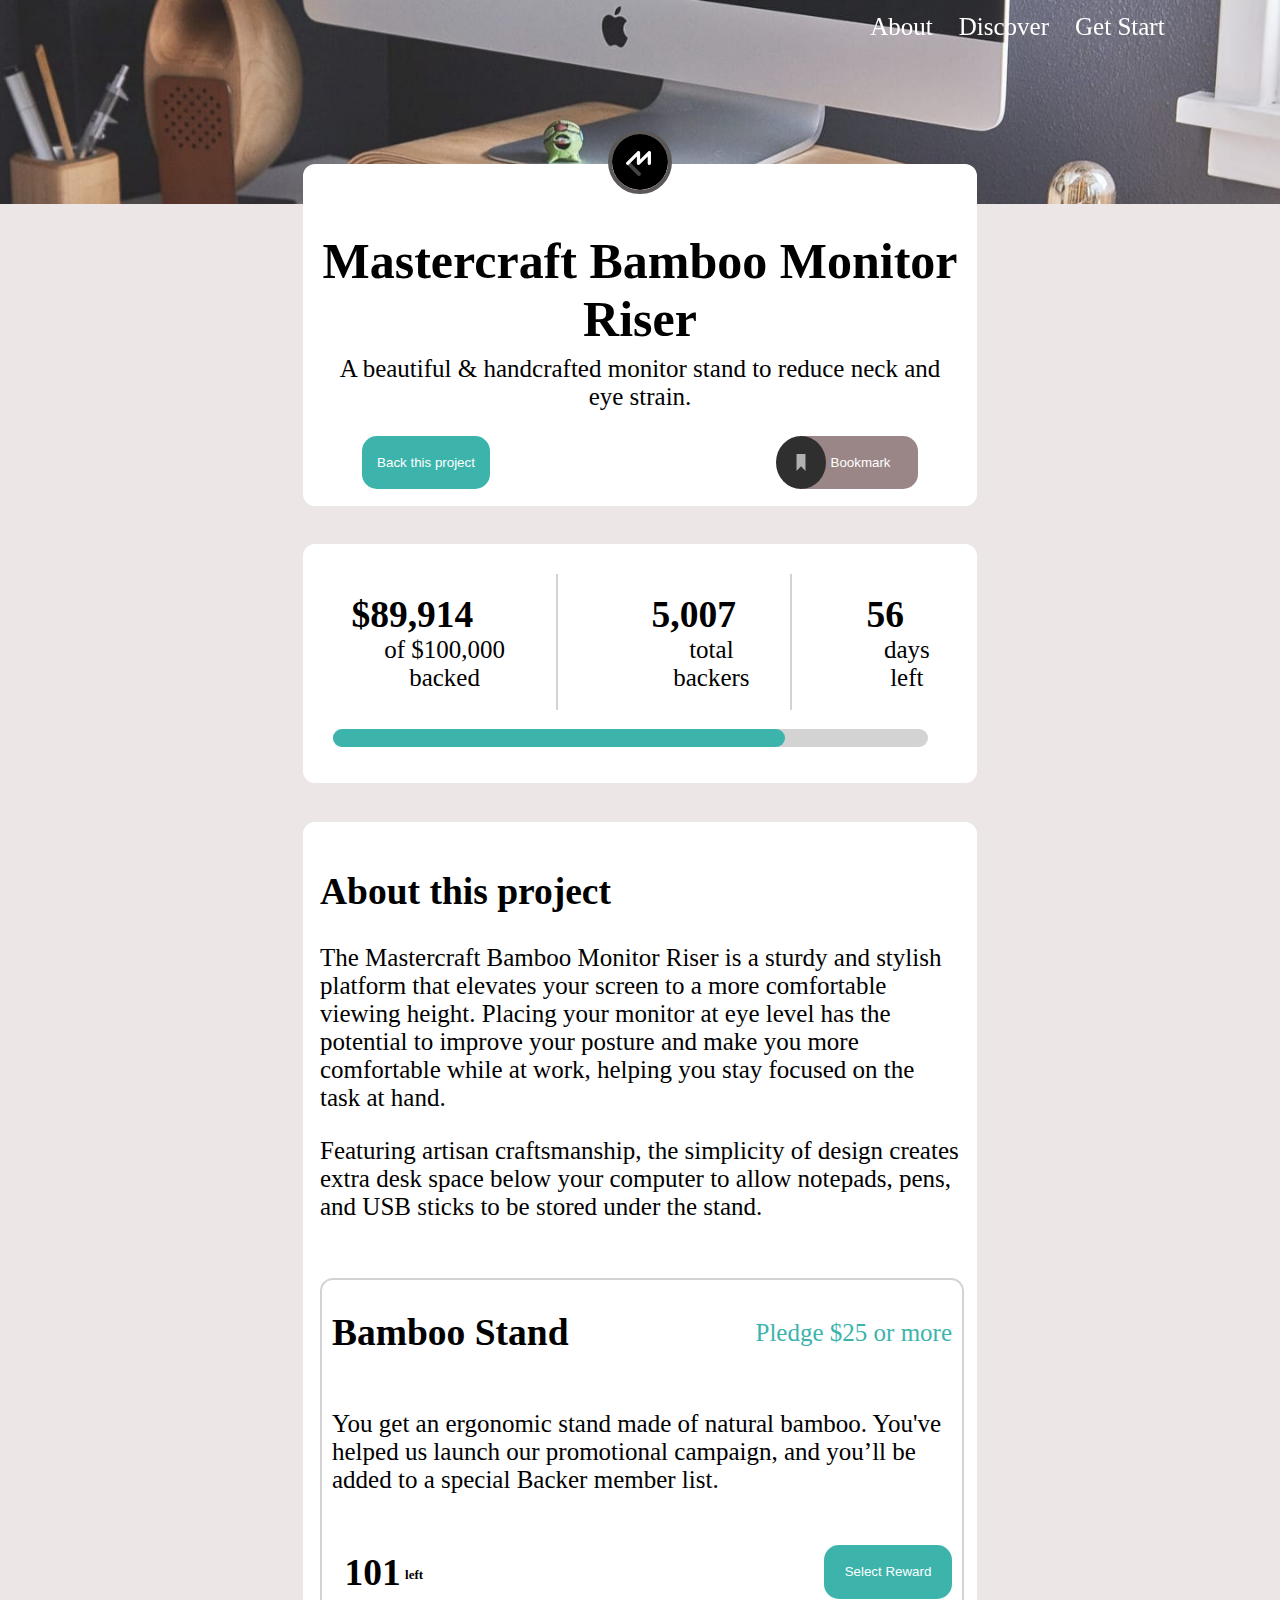
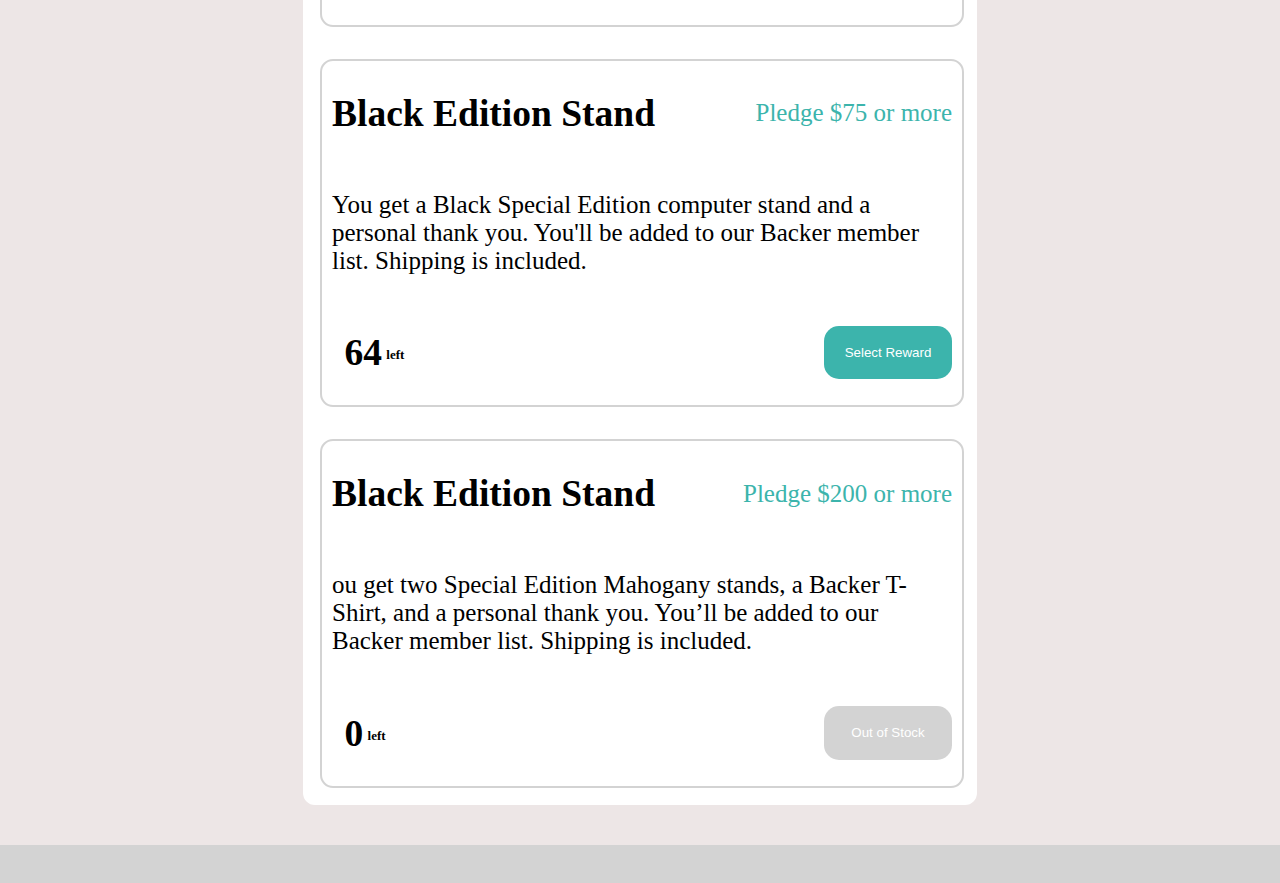
<file: index.html>
<!DOCTYPE html>
<html lang="en">
  <head>
    <meta charset="UTF-8" />
    <meta name="viewport" content="width=device-width, initial-scale=1.0" />
    <title>Document</title>
    <link rel="stylesheet" href="style.css" />
  </head>
  <body class="overley">
    <img class="menubar" src="/img/icon-hamburger.svg" alt="" />
    <header>
    
      <img class="mobile-img" src="/img/pexels-photo-1229861.webp" alt="" />
      <img class="desktop-img" src="/img/image-hero-desktop.jpg" />
      <ul class="nav">
        <a href="">
          <li>About</li>
        </a>
        <a href="">
          <li>Discover</li>
        </a>
        <a href="">
          <li>Get Start</li>
        </a>
      </ul>
    </header>
    <main>
      <div class="box1">
        <h1>Mastercraft Bamboo Monitor Riser</h1>
        <p class="para">
          A beautiful & handcrafted monitor stand to reduce neck and eye strain.
        </p>
        <div class="logo"><span class="circle"></span></div>

        <div class="btn_group">
          <div>
            <button class="btn">Back this project</button>
          </div>

          <div class="icon">
            <img class="bookmark-icon" src="img/icon-bookmark.svg" alt="" />
            <button class="btn2">Bookmark</button>
          </div>
        </div>
      </div>
      <div class="box1">
        <div class="progress_box">
          <div class="data">
            <h2 class="title">$89,914</h2>
            <span> of $100,000 backed </span>
          </div>

          <div class="data">
            <h2 class="title">5,007</h2>
            <span> total backers </span>
          </div>

          <div>
            <h2 class="title">56</h2>
            <span> days left </span>
          </div>
        </div>
        <div class="progress_bar">
          <div class="progress_status"></div>
        </div>
      </div>

      <div class="box1">
        <div class="title">
          <h2>About this project</h2>
          <p>
            The Mastercraft Bamboo Monitor Riser is a sturdy and stylish
            platform that elevates your screen to a more comfortable viewing
            height. Placing your monitor at eye level has the potential to
            improve your posture and make you more comfortable while at work,
            helping you stay focused on the task at hand.
          </p>
          <p>
            Featuring artisan craftsmanship, the simplicity of design creates
            extra desk space below your computer to allow notepads, pens, and
            USB sticks to be stored under the stand.
          </p>
        </div>
        <div class="subbox">
          <div class="titlebox">
            <h2 class="paras">Bamboo Stand</h2>
            <span class="paras" id="pledge">Pledge $25 or more</span>
          </div>
          <p class="paras">
            You get an ergonomic stand made of natural bamboo. You've helped us
            launch our promotional campaign, and you’ll be added to a special
            Backer member list.
          </p>

          <div class="btn_box">
            <h2 class="num">
              101
              <span class="left">left</span>
            </h2>
            <button class="btn btnreward">Select Reward</button>
          </div>
        </div>
        <div class="subbox">
          <div class="titlebox">
            <h2 class="paras">Black Edition Stand</h2>
            <span class="paras" id="pledge">Pledge $75 or more</span>
          </div>
          <p class="paras">
            You get a Black Special Edition computer stand and a personal thank
            you. You'll be added to our Backer member list. Shipping is
            included.
          </p>

          <div class="btn_box">
            <h2 class="num">
              64
              <span class="left">left</span>
            </h2>
            <button class="btn btnreward">Select Reward</button>
          </div>
        </div>
        <div class="subbox">
          <div class="titlebox">
            <h2 class="paras stock_out" id="">Black Edition Stand</h2>
            <span class="paras" id="pledge">Pledge $200 or more</span>
          </div>
          <p class="paras stock_out" id="">
            ou get two Special Edition Mahogany stands, a Backer T-Shirt, and a
            personal thank you. You’ll be added to our Backer member list.
            Shipping is included.
          </p>

          <div class="btn_box">
            <h2 class="num stock_out" id="">
              0
              <span class="left stock_out" id="">left</span>
            </h2>
            <form action="">
              <button disabled class="btn btnreward" id="last_btn">
                Out of Stock
              </button>
            </form>
          </div>
        </div>
      </div>
    </main>
    <!-- hiddenfiles -->

    <div class="box hidden">
      <button class="closebtn">&times</button>
      <div class="title">
        <h2>Back this project</h2>
        <p class="para1">
          Want to support us in bringing Mastercraft Bamboo Monitor Riser out in
          the world?
        </p>
      </div>
      <div class="subbox subitem">
        <div class="titlebox">
          <input class="start" id="open1" type="radio" name="radiobtn" />
          <h2 class="paras h3245">Pledge with no reward</h2>
        </div>
        <p class="paras h3245">
          Choose to support us without a reward if you simply believe in our
          project. As a backer, you will be signed up to receive product updates
          via email.
        </p>
        <div class="openbbtn hidebtn">
          <div class="btn_box">
            <h3 class="h3245">enter your pledge</h3>
            <div>
              <input class="input-num" type="number" />
              <button class="btncontinue">continue</button>
            </div>
          </div>
        </div>
      </div>
      <div class="subbox subitem">
        <div class="titlebox">
          <input class="start" id="open2" type="radio" name="radiobtn" />
          <h2 class="paras h3245">Bamboo Stand</h2>
          <span class="paras" id="pledge">Pledge $25 or more</span>
          <h2 class="num">
            101
            <span class="left">left</span>
          </h2>
        </div>
        <p class="paras h3245">
          You get an ergonomic stand made of natural bamboo. You've helped us
          launch our promotional campaign, and you’ll be added to a special
          Backer member list.
        </p>
        <div class="openbbtn2 hidebtn">
          <div class="btn_box">
            <h3 class="h3245">enter your pledge</h3>
            <div>
              <input class="input-num" type="number" />
              <button class="btncontinue">continue</button>
            </div>
          </div>
        </div>
      </div>

      <div class="subbox subitem">
        <div class="titlebox">
          <!-- <button class="start">btn</button> -->

          <input class="start" id="open3" type="radio" name="radiobtn" />

          <h2 class="paras h3245">Black Edition Stand</h2>

          <span class="paras" id="pledge">Pledge $75 or more</span>

          <h2 class="num">
            64
            <span class="left">left</span>
          </h2>
        </div>
        <p class="paras h3245">
          You get a Black Special Edition computer stand and a personal thank
          you. You,ll be added to our Backer member list. Shipping is included.
        </p>
        <div class="openbbtn3 hidebtn">
          <div class="btn_box">
            <h3 class="h3245">enter your pledge</h3>
            <div>
              <input class="input-num" type="number" />
              <button class="btncontinue">continue</button>
            </div>
          </div>
        </div>
      </div>
      <form action="">
        <div class="subbox subitem">
          <div class="titlebox">
            <input disabled class="start" type="radio" name="radiobtn" />

            <h2 class="paras stock_out h3245" id="">
              Mahogany Special Edition
            </h2>

            <span class="paras" id="pledge">Pledge $200 or more</span>
            <h2 class="num stock_out" id="">
              0
              <span class="left stock_out" id="">left</span>
            </h2>
          </div>
          <p class="paras stock_out h3245" id="">
            you get two Special Edition Mahogany stands, a Backer T-Shirt, and a
            personal thank you. You'll be added to our Backer member list.
            Shipping is included.
          </p>
        </div>
      </form>
    </div>
    <!-- continue-btn hidden files -->
    <div class="submitbox submithidden">
      <div class="submitsubbox">
        <img src="/img/icon-check.svg" alt="" />
        <h1>Thanks for your support!</h1>
        <p>
          Your pledge brings us one step closer to sharing Mastercraft Bamboo
          Monitor Riser worldwide. You will get an email once our campaign is
          completed.
        </p>
        <button class="gotbtn">Got it!</button>
      </div>
    </div>
    <script src="script.js"></script>
  </body>
</html>
</file>
<file: style.css>
body {
  margin: 0%;
  padding: 0%;
  background-color: rgba(128, 128, 128, 0.344);
  font-size: 25px;
}
main {
  background-color: rgb(237, 230, 230);
  margin-top: 150px;
  z-index: 1;
}
/* background navbar image */
.mobile-img{
  display: none;
  position: fixed;
  top: 0px;
  left: 0px;

 z-index: -1;
  object-fit: contain;
  width: 100%;
  object-position: center; 
}
.menu{

  border-radius: 13px;
  width: 25%;
  color: black;
  text-decoration: none;
}
.desktop-img  {
  position: fixed;
  top: 0px;
  left: 0px;

  z-index: -1;
  object-fit: contain;
  width: 100%;
  object-position: center;
}
/* nvabar */

.menubar{

  
  display: none;
  float: right;
  margin-top: -180px;
  margin-right: 12%;
 
}
.nav {
  display: flex;
  margin-top: 0%;
  list-style: none;
  justify-content: right;
  margin-right: 8%;
  text-decoration: none;
}

li {
  padding: 13px;
  color: white;
}

a {
  text-decoration: none;
}

/* box section*/

.box1 {
  display: flex;
  flex-direction: column;
  text-align: center;
  margin: auto;
  position: relative;
  top: -40px;
  width: 50%;
  background-color: white;
  border: 4px solid white;
  border-radius: 12px;
  margin-bottom: 3%;
  padding: 13px 13px;

}

.para {
  margin-top: 1%;
}

 /* logo section */

.logo {
  display: flex;
  justify-content: center;
}

.circle {
  position: absolute;
  top: -38px;
  border: 4px solid rgb(92, 88, 88);
  width: 56px;
  height: 56px;
  border-radius: 50%;
  background-image: url(/img/logo-mastercraft.svg);
  background-position: 100%;
}

/* Button section */

.btn_group {
  display: flex;
  justify-content: space-between;
  align-items: center;
  margin: 0px 42px;
}
h1 {
  margin-top: 8%;
  margin-bottom: 0px;
}

.btn {
  width: 8rem;
  height: 4em;
  border-radius: 15px;
  background-color: hsl(176, 50%, 47%);
  color: white;
  border: none;

  margin: 0%;
}
.btn:hover{
  cursor: pointer;
}
.icon {
  display: flex;
  position: relative;
  justify-self: center;
  align-items: center;
}

.bookmark-icon {
  position: absolute;
  left: -14px;
  width: 50px;
  height: 53px;
  color: white;
}
.btn2 {
  width: 8rem;
  height: 4em;
  border-radius: 15px;
  background-color: rgb(154, 134, 134);
  color: white;
  border: none;
  padding-left: 19px;
}
.btn_box {
  display: flex;
align-items: center;
  padding: 0px 10px;
  justify-content: space-between;

}

#last_btn {
  background-color: rgba(128, 128, 128, 0.344);
}

/* progress bar section */
.progress_box {
  display: flex;
  gap: 3em;

  padding: 12;
  align-items: center;
  margin: 13px 13px;
  margin-bottom: 0%;
}

.data {
  border-right: 2px solid rgba(128, 128, 128, 0.344);
  padding: 3% 3%;
}


.progress_bar {
  margin: 3% 13px;

  width: 93%;
  height: 2vh;
  background-color: rgba(128, 128, 128, 0.344);
  border-radius: 13px;
}

.progress_status {
  width: 76%;
  height: 2vh;
  background-color: hsl(176, 50%, 47%);
  border-radius: 13px;
}
.subbox {
  margin-top: 5%;
  text-align: left;
  width: 100%;
  border: 2px solid rgba(128, 128, 128, 0.344);
  border-radius: 13px;
}
  
/* title box */

.titlebox {
  display: flex;
  position: relative;
  align-items: center;
  justify-content: space-between;
}

.title {
  margin: 0px;
  text-align: left;
}

.paras {

  padding: 0px 10px;
}

#pledge {
  color: hsl(176, 50%, 47%);
}


.left {
  position: relative;
  top: -6px;
  left: -5px;

  font-size: 13px;
}

/* stock out section */


/* hidden section */
.hidden{
  
  display: none;
}
.titlecount{
  position: relative;
  justify-content: space-around;
}
.box{

  top: 12%;
position: fixed;
left: 15%;
  overflow: scroll;
  width: 70%;
  height:70vh ;
  font-size: 1.5rem;
  background-color: white;
  border-radius: 13px;
  padding: 8px;
}
.para1{
  margin-bottom: 0px;
}
.start{
  display: flex;
position: absolute;
align-items: center;
top: 32px;
left: 0px;
}
input[type=radio] {
  border: 0px;
  width: 10%;
  height: 2em;


}
.subitem{
  margin-top: 2%;
}
.subitem:hover{
  transform: scale(0.9);
}
.num{
  
margin-left: 2%;
}
.closebtn{ 

  position: absolute;
  left: 95%;
  
 cursor: pointer;
 color: red;
  font-size: 3rem;
  border: none;
  background: none;
}
.input-num{
  width: 4rem;
  height: 3rem;
  margin:12px;
  border: 1px solid black;
  outline: none;
  border-radius:13px;
  text-align: center;
}
.h3245{
  margin-left: 7rem;
}
.btncontinue{
  width: 8rem;
  height: 4em;
  border-radius: 15px;
  background-color: hsl(176, 50%, 47%);
  color: white;
  border: none;

  margin: 0%;
}
.btncontinue:hover{
  cursor: pointer;
}
/* continue button section */

.submitbox{
  display: flex;
  justify-content: center;
  align-items: center;
  position: absolute;
  top: 0%;
  width: 100vw;
  height: 100vh;
  /* background-color: rgba(0, 0, 0, 0.6); */
  
}
.submitsubbox{
  width: 35%;
  text-align: center;
position: fixed;
  background-color: white;
  border-radius: 13px;
  padding: 2%;
  box-shadow: 3px 8px 9px black;
}
.submitsubbox img{
  margin-top: 2%;
}
.submitsubbox h1{
  margin-top: 2%;
}
.gotbtn{
  width: 7rem;
  height: 3.5rem;
  margin-bottom: 4%;
  border-radius: 13px;
  background-color: rgb(32, 136, 222);
}
.submithidden{
  display: none;
}
.hidebtn{
  display: none;
}
/* responsive  section */

@media (max-width: 870px) {
  .mobile-img{
    display: block;
  }
  .desktop-img{
    display: none;
  }
  .nav{
    display: none;
  }
  .menubar{
    display: block;
  }
  .box1 {
    width: 80%;
  }
  main {
    margin-top: 200px;
  }

  .btn2 {
    display: none;
  }
  .progress_box {
    display: block;
  }
  .title {
    text-align: center;
  }
  .data {
    border: none;
  }
  .btn_box {
    display: block;
    margin: auto;
  }
  .titlebox {
    display: block;
  }
  .btnreward {
    display: block;
    width: 14rem;
    margin: auto;
    margin-bottom: 4%;
  }
  .btncontinue{
    display: block;
    width: 10rem;
    margin: auto;
    margin-bottom: 4%;
  } 
  .h3245{
    margin-left: 0rem;
  }
  .start{
    top: -30px;
    margin-bottom: 2%;
  }
  .input-num{
    display: block;
    margin: auto;
    margin-bottom: 2%;
  }
  .submitsubbox{
    width: 80%;
  }
  .closebtn{
    left: 97%;
  }
}
@media (max-width: 385px) {
  .box1 {
    display: flex;
    justify-content: center;
    width: 80%;
  }

  .data {
    padding: 0% 0%;
  }
  .progress_box {
    gap: 1em;
  }
 
}
</file>
